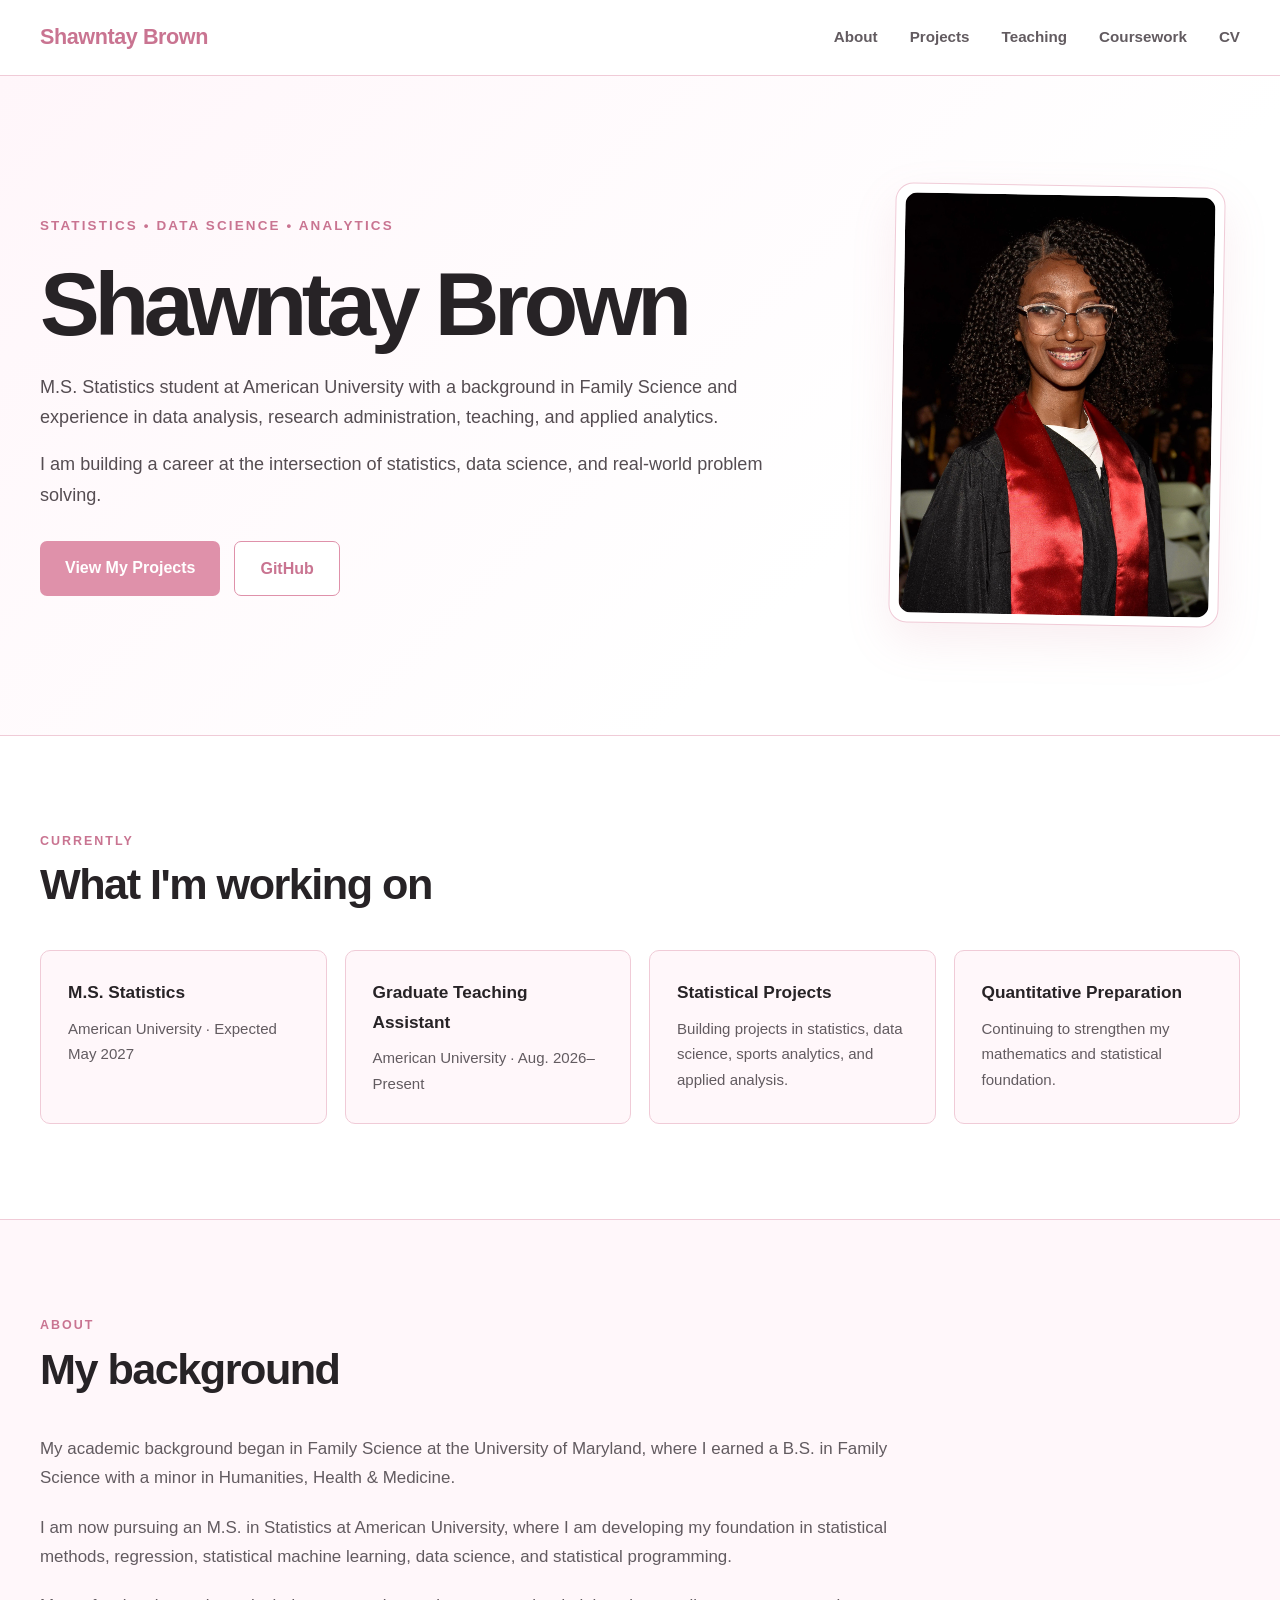
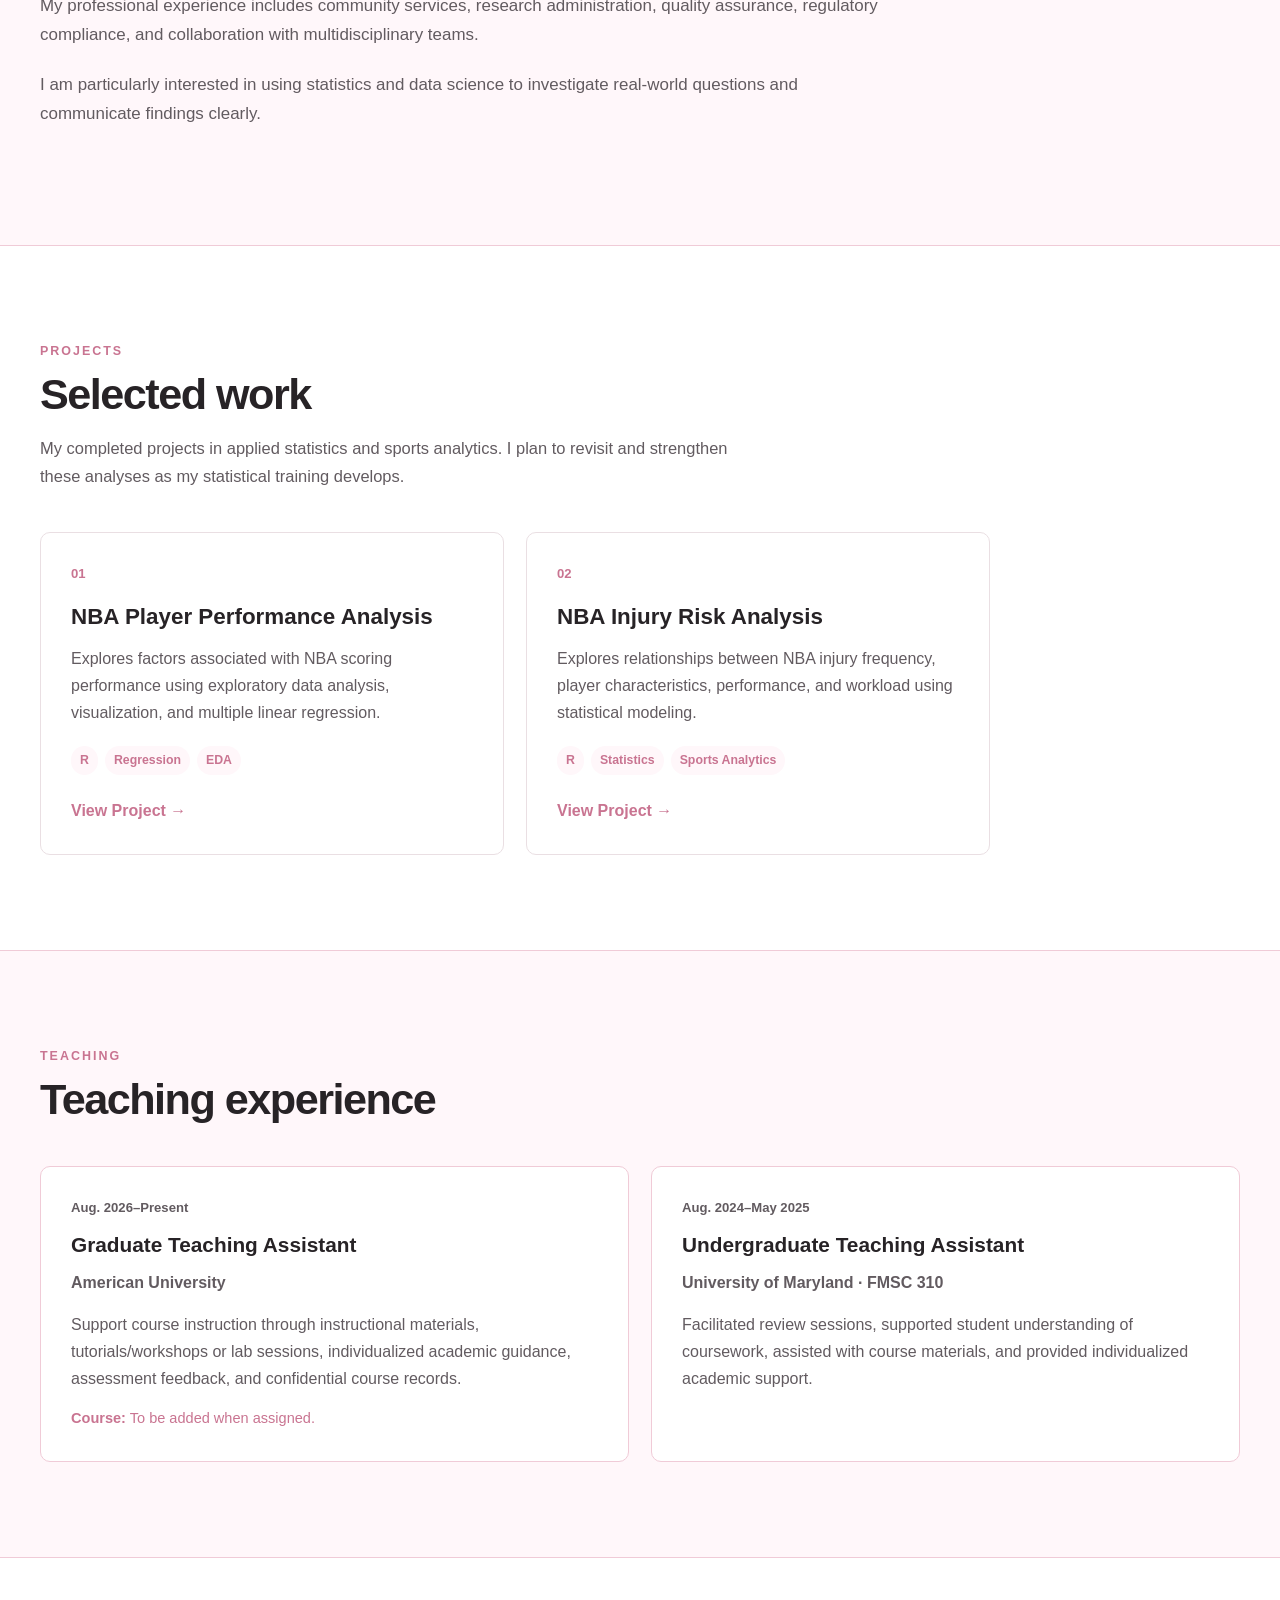
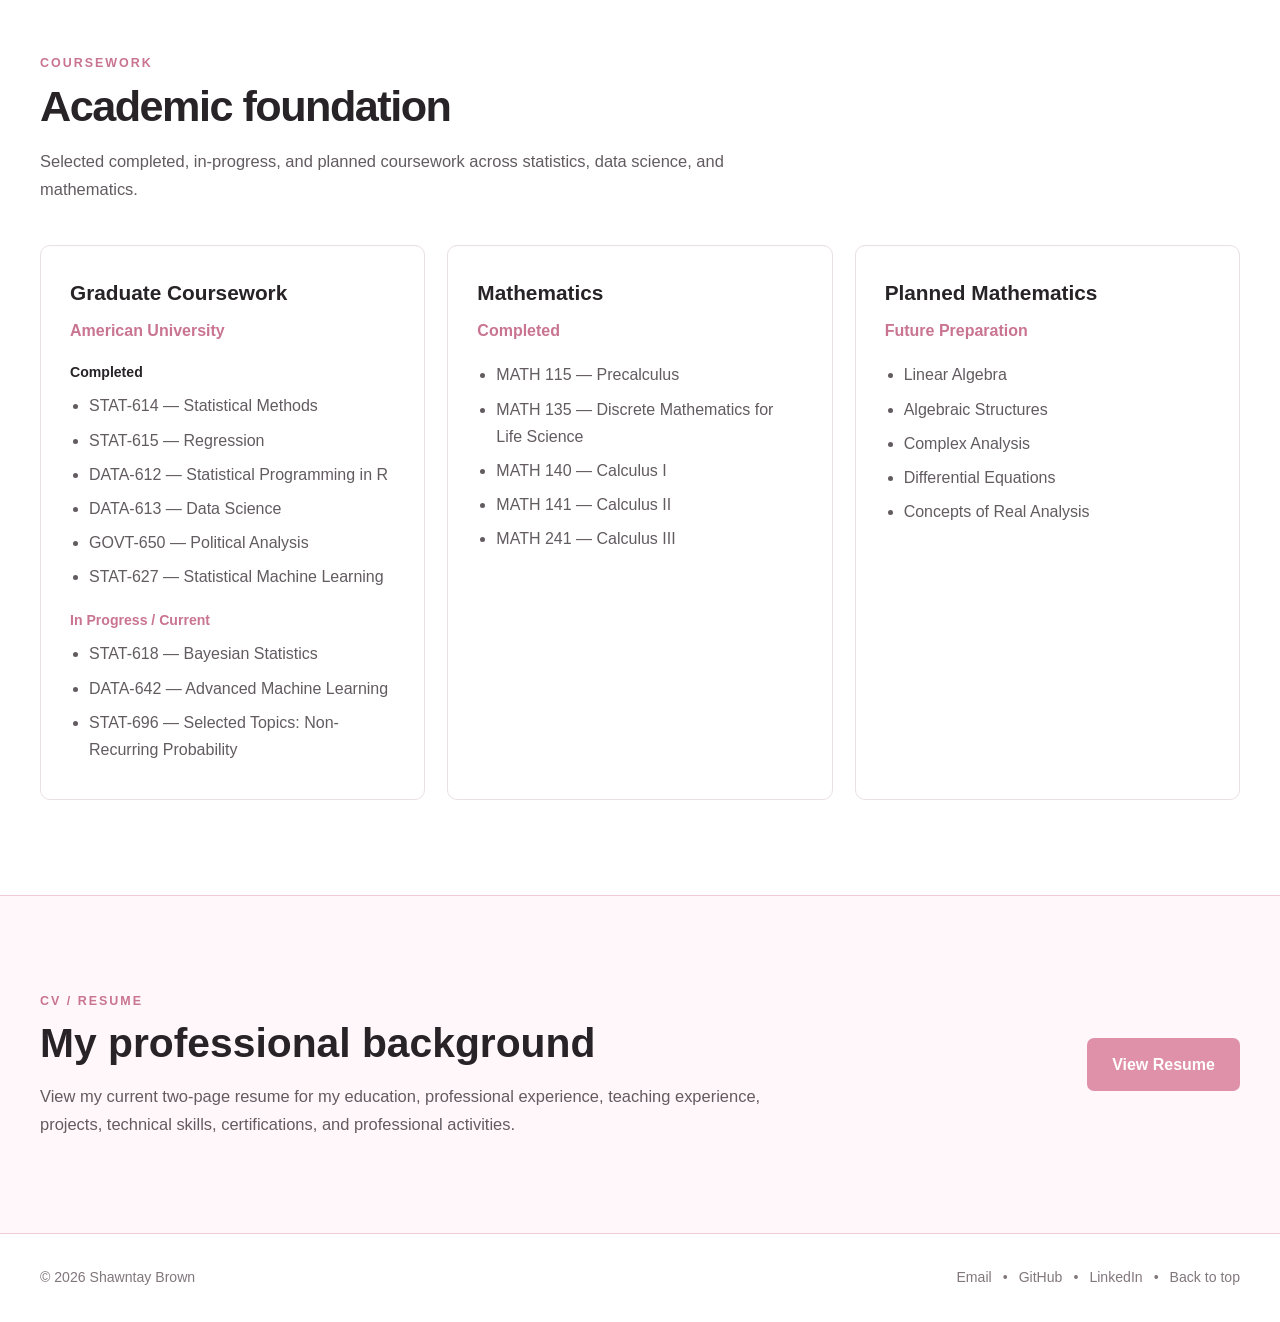
<file: index.html>
<!DOCTYPE html>
<html lang="en">

<head>
    <meta charset="UTF-8">

    <meta name="viewport"
          content="width=device-width, initial-scale=1.0">

    <meta name="description"
          content="Shawntay Brown — Statistics, data science, analytics, and professional portfolio.">

    <title>Shawntay Brown | Statistics & Data Science</title>

    <link rel="stylesheet" href="style.css">
</head>


<body>


<header class="site-header">

    <div class="nav-container">

        <a href="#home" class="site-name">
            Shawntay Brown
        </a>


        <nav class="navigation" aria-label="Main navigation">

            <a href="#about">
                About
            </a>

            <a href="#projects">
                Projects
            </a>

            <a href="#teaching">
                Teaching
            </a>

            <a href="#coursework">
                Coursework
            </a>

            <a href="#cv">
                CV
            </a>

        </nav>

    </div>

</header>



<main>


<!-- =========================
     HOME
========================= -->

<section id="home" class="hero">

    <div class="hero-content">


        <div class="hero-text">

            <p class="eyebrow">
                STATISTICS • DATA SCIENCE • ANALYTICS
            </p>


            <h1>
                Shawntay Brown
            </h1>


            <p class="hero-description">

                M.S. Statistics student at American University
                with a background in Family Science and experience
                in data analysis, research administration,
                teaching, and applied analytics.

            </p>


            <p class="hero-description">

                I am building a career at the intersection of
                statistics, data science, and real-world
                problem solving.

            </p>


            <div class="hero-buttons">

                <a href="#projects"
                   class="button button-primary">

                    View My Projects

                </a>


                <a href="https://github.com/shawnbrown2412"
                   class="button button-secondary"
                   target="_blank"
                   rel="noopener noreferrer">

                    GitHub

                </a>

            </div>

        </div>



        <div class="hero-photo">

            <img src="profile.jpg"
                 alt="Shawntay Brown at graduation">

        </div>


    </div>

</section>



<!-- =========================
     CURRENTLY
========================= -->

<section class="section">

    <div class="section-heading">

        <p class="section-label">
            CURRENTLY
        </p>


        <h2>
            What I'm working on
        </h2>

    </div>


    <div class="current-grid">


        <div class="current-card">

            <h3>
                M.S. Statistics
            </h3>

            <p>
                American University · Expected May 2027
            </p>

        </div>



        <div class="current-card">

            <h3>
                Graduate Teaching Assistant
            </h3>

            <p>
                American University · Aug. 2026–Present
            </p>

        </div>



        <div class="current-card">

            <h3>
                Statistical Projects
            </h3>

            <p>
                Building projects in statistics, data science,
                sports analytics, and applied analysis.
            </p>

        </div>



        <div class="current-card">

            <h3>
                Quantitative Preparation
            </h3>

            <p>
                Continuing to strengthen my mathematics and
                statistical foundation.
            </p>

        </div>


    </div>

</section>



<!-- =========================
     ABOUT
========================= -->

<section id="about"
         class="section section-pink">


    <div class="section-heading">

        <p class="section-label">
            ABOUT
        </p>


        <h2>
            My background
        </h2>

    </div>


    <div class="about-content">


        <p>

            My academic background began in Family Science
            at the University of Maryland, where I earned
            a B.S. in Family Science with a minor in
            Humanities, Health & Medicine.

        </p>


        <p>

            I am now pursuing an M.S. in Statistics at
            American University, where I am developing my
            foundation in statistical methods, regression,
            statistical machine learning, data science,
            and statistical programming.

        </p>


        <p>

            My professional experience includes community
            services, research administration, quality
            assurance, regulatory compliance, and
            collaboration with multidisciplinary teams.

        </p>


        <p>

            I am particularly interested in using statistics
            and data science to investigate real-world
            questions and communicate findings clearly.

        </p>


    </div>

</section>



<!-- =========================
     PROJECTS
========================= -->

<section id="projects"
         class="section">


    <div class="section-heading">

        <p class="section-label">
            PROJECTS
        </p>


        <h2>
            Selected work
        </h2>


        <p class="section-intro">

            My completed projects in applied statistics
            and sports analytics. I plan to revisit and
            strengthen these analyses as my statistical
            training develops.

        </p>

    </div>



    <div class="project-grid">


        <!-- PROJECT 1 -->

        <article class="project-card">

            <div class="project-number">
                01
            </div>


            <h3>
                NBA Player Performance Analysis
            </h3>


            <p>

                Explores factors associated with NBA scoring
                performance using exploratory data analysis,
                visualization, and multiple linear regression.

            </p>


            <div class="project-tags">

                <span>
                    R
                </span>

                <span>
                    Regression
                </span>

                <span>
                    EDA
                </span>

            </div>


            <a href="projects/nba-player-performance.html"
               class="project-link">

                View Project →

            </a>

        </article>



        <!-- PROJECT 2 -->

        <article class="project-card">

            <div class="project-number">
                02
            </div>


            <h3>
                NBA Injury Risk Analysis
            </h3>


            <p>

                Explores relationships between NBA injury
                frequency, player characteristics, performance,
                and workload using statistical modeling.

            </p>


            <div class="project-tags">

                <span>
                    R
                </span>

                <span>
                    Statistics
                </span>

                <span>
                    Sports Analytics
                </span>

            </div>


            <a href="projects/nba-injury-risk.html"
               class="project-link">

                View Project →

            </a>

        </article>


    </div>

</section>



<!-- =========================
     TEACHING
========================= -->

<section id="teaching"
         class="section section-pink">


    <div class="section-heading">

        <p class="section-label">
            TEACHING
        </p>


        <h2>
            Teaching experience
        </h2>

    </div>



    <div class="experience-grid">


        <!-- AMERICAN UNIVERSITY -->

        <div class="experience-card">

            <p class="experience-date">
                Aug. 2026–Present
            </p>


            <h3>
                Graduate Teaching Assistant
            </h3>


            <p class="institution">
                American University
            </p>


            <p>

                Support course instruction through instructional
                materials, tutorials/workshops or lab sessions,
                individualized academic guidance, assessment
                feedback, and confidential course records.

            </p>


            <p class="course-note">

                <strong>Course:</strong>
                To be added when assigned.

            </p>

        </div>



        <!-- UNIVERSITY OF MARYLAND -->

        <div class="experience-card">

            <p class="experience-date">
                Aug. 2024–May 2025
            </p>


            <h3>
                Undergraduate Teaching Assistant
            </h3>


            <p class="institution">
                University of Maryland · FMSC 310
            </p>


            <p>

                Facilitated review sessions, supported student
                understanding of coursework, assisted with
                course materials, and provided individualized
                academic support.

            </p>

        </div>


    </div>

</section>



<!-- =========================
     COURSEWORK
========================= -->

<section id="coursework"
         class="section">


    <div class="section-heading">

        <p class="section-label">
            COURSEWORK
        </p>


        <h2>
            Academic foundation
        </h2>


        <p class="section-intro">

            Selected completed, in-progress, and planned
            coursework across statistics, data science,
            and mathematics.

        </p>

    </div>



    <div class="coursework-grid">


        <!-- GRADUATE -->

        <div class="coursework-card">

            <h3>
                Graduate Coursework
            </h3>


            <p>
                American University
            </p>


            <h4>
                Completed
            </h4>


            <ul>

                <li>
                    STAT-614 — Statistical Methods
                </li>

                <li>
                    STAT-615 — Regression
                </li>

                <li>
                    DATA-612 — Statistical Programming in R
                </li>

                <li>
                    DATA-613 — Data Science
                </li>

                <li>
                    GOVT-650 — Political Analysis
                </li>

                <li>
                    STAT-627 — Statistical Machine Learning
                </li>

            </ul>


            <h4 class="course-status">
                In Progress / Current
            </h4>


            <ul>

                <li>
                    STAT-618 — Bayesian Statistics
                </li>

                <li>
                    DATA-642 — Advanced Machine Learning
                </li>

                <li>
                    STAT-696 — Selected Topics:
                    Non-Recurring Probability
                </li>

            </ul>

        </div>



        <!-- COMPLETED MATH -->

        <div class="coursework-card">

            <h3>
                Mathematics
            </h3>


            <p>
                Completed
            </p>


            <ul>

                <li>
                    MATH 115 — Precalculus
                </li>

                <li>
                    MATH 135 — Discrete Mathematics
                    for Life Science
                </li>

                <li>
                    MATH 140 — Calculus I
                </li>

                <li>
                    MATH 141 — Calculus II
                </li>

                <li>
                    MATH 241 — Calculus III
                </li>

            </ul>

        </div>



        <!-- PLANNED MATH -->

        <div class="coursework-card">

            <h3>
                Planned Mathematics
            </h3>


            <p>
                Future Preparation
            </p>


            <ul>

                <li>
                    Linear Algebra
                </li>

                <li>
                    Algebraic Structures
                </li>

                <li>
                    Complex Analysis
                </li>

                <li>
                    Differential Equations
                </li>

                <li>
                    Concepts of Real Analysis
                </li>

            </ul>

        </div>


    </div>

</section>



<!-- =========================
     RESUME
========================= -->

<section id="cv"
         class="cv-section">


    <div class="cv-content">


        <div>

            <p class="section-label">
                CV / RESUME
            </p>


            <h2>
                My professional background
            </h2>


            <p>

                View my current two-page resume for my
                education, professional experience, teaching
                experience, projects, technical skills,
                certifications, and professional activities.

            </p>

        </div>


        <div>

            <a href="Shawntay_Brown_GitHub_Resume.pdf"
               class="button button-primary"
               target="_blank"
               rel="noopener noreferrer">

                View Resume

            </a>

        </div>


    </div>

</section>


</main>



<!-- =========================
     FOOTER
========================= -->

<footer class="site-footer">

    <p>
        © 2026 Shawntay Brown
    </p>


    <div class="footer-links">

        <a href="mailto:shawn.brown2412@outlook.com">
            Email
        </a>

        <span>
            •
        </span>


        <a href="https://github.com/shawnbrown2412"
           target="_blank"
           rel="noopener noreferrer">

            GitHub

        </a>

        <span>
            •
        </span>


        <a href="https://www.linkedin.com/in/shawntaybrown/"
           target="_blank"
           rel="noopener noreferrer">

            LinkedIn

        </a>

        <span>
            •
        </span>


        <a href="#home">
            Back to top
        </a>

    </div>

</footer>


</body>

</html>
</file>
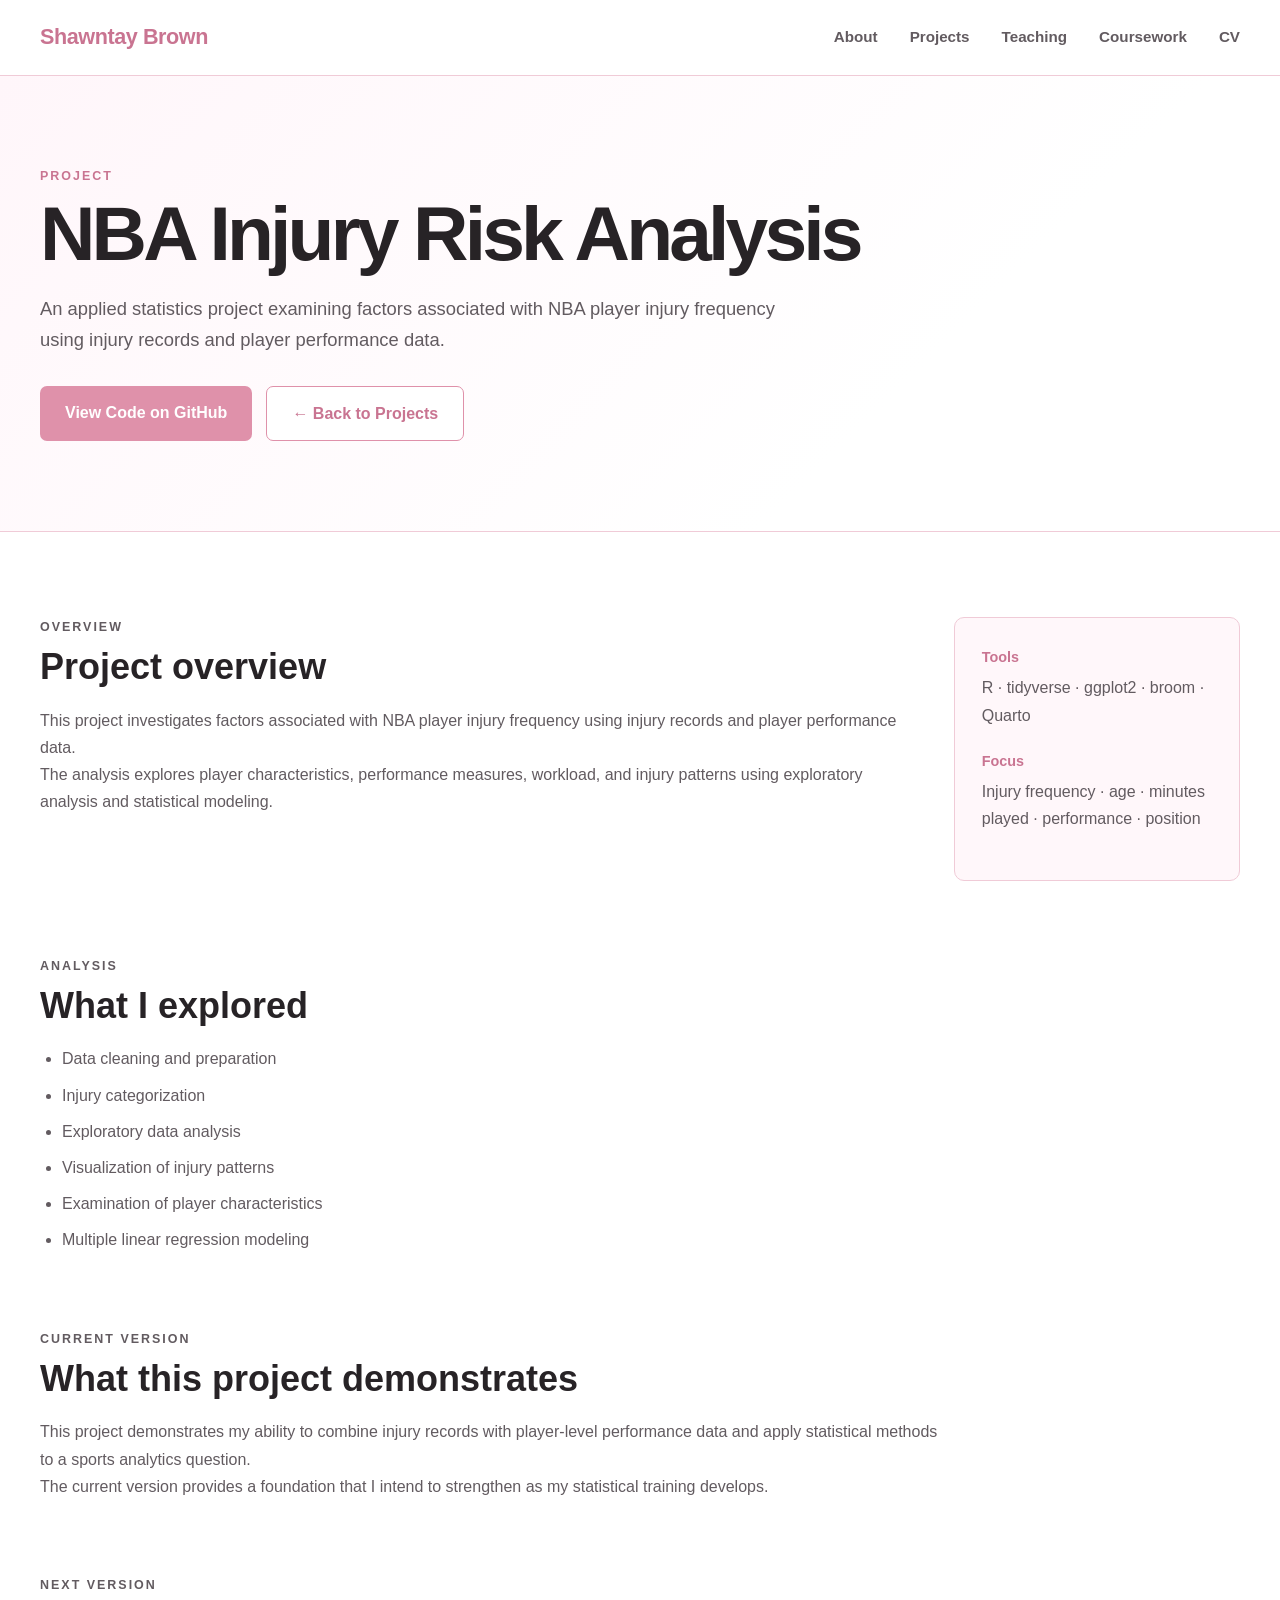
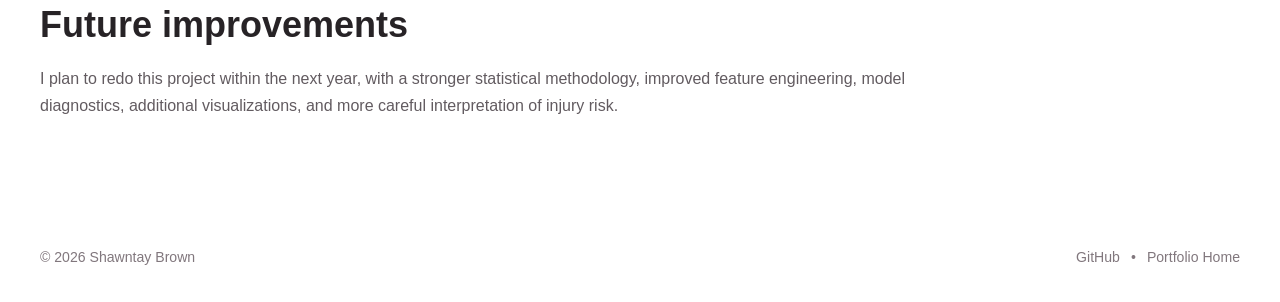
<file: projects/nba-injury-risk.html>
<!DOCTYPE html>
<html lang="en">

<head>

    <meta charset="UTF-8">

    <meta name="viewport"
          content="width=device-width, initial-scale=1.0">

    <title>
        NBA Injury Risk Analysis | Shawntay Brown
    </title>

    <link rel="stylesheet"
          href="../style.css">

</head>


<body>


<header class="site-header">

    <div class="nav-container">

        <a href="../index.html"
           class="site-name">

            Shawntay Brown

        </a>


        <nav class="navigation">

            <a href="../index.html#about">
                About
            </a>

            <a href="../index.html#projects">
                Projects
            </a>

            <a href="../index.html#teaching">
                Teaching
            </a>

            <a href="../index.html#coursework">
                Coursework
            </a>

            <a href="../index.html#cv">
                CV
            </a>

        </nav>

    </div>

</header>



<main>


<section class="project-hero">

    <div class="project-page-container">

        <p class="section-label">
            PROJECT
        </p>


        <h1>
            NBA Injury Risk Analysis
        </h1>


        <p class="project-page-lead">

            An applied statistics project examining factors
            associated with NBA player injury frequency using
            injury records and player performance data.

        </p>


        <div class="project-page-buttons">

            <a href="https://github.com/shawnbrown2412/nba-injury-risk-analysis"
               class="button button-primary"
               target="_blank"
               rel="noopener noreferrer">

                View Code on GitHub

            </a>


            <a href="../index.html#projects"
               class="button button-secondary">

                ← Back to Projects

            </a>

        </div>

    </div>

</section>



<section class="section project-detail">


    <div class="project-detail-grid">


        <div>

            <p class="section-label">
                OVERVIEW
            </p>


            <h2>
                Project overview
            </h2>


            <p>

                This project investigates factors associated
                with NBA player injury frequency using injury
                records and player performance data.

            </p>


            <p>

                The analysis explores player characteristics,
                performance measures, workload, and injury
                patterns using exploratory analysis and
                statistical modeling.

            </p>

        </div>



        <aside class="project-sidebar">

            <h3>
                Tools
            </h3>


            <p>
                R · tidyverse · ggplot2 · broom · Quarto
            </p>


            <h3>
                Focus
            </h3>


            <p>
                Injury frequency · age · minutes played ·
                performance · position
            </p>

        </aside>


    </div>



    <div class="detail-block">

        <p class="section-label">
            ANALYSIS
        </p>


        <h2>
            What I explored
        </h2>


        <ul>

            <li>
                Data cleaning and preparation
            </li>

            <li>
                Injury categorization
            </li>

            <li>
                Exploratory data analysis
            </li>

            <li>
                Visualization of injury patterns
            </li>

            <li>
                Examination of player characteristics
            </li>

            <li>
                Multiple linear regression modeling
            </li>

        </ul>

    </div>



    <div class="detail-block">

        <p class="section-label">
            CURRENT VERSION
        </p>


        <h2>
            What this project demonstrates
        </h2>


        <p>

            This project demonstrates my ability to combine
            injury records with player-level performance data
            and apply statistical methods to a sports analytics
            question.

        </p>


        <p>

            The current version provides a foundation that I
            intend to strengthen as my statistical training
            develops.

        </p>

    </div>



    <div class="detail-block">

        <p class="section-label">
            NEXT VERSION
        </p>


        <h2>
            Future improvements
        </h2>


        <p>

            I plan to redo this project within the next year,
            with a stronger statistical methodology, improved
            feature engineering, model diagnostics, additional
            visualizations, and more careful interpretation
            of injury risk.

        </p>

    </div>


</section>

</main>



<footer class="site-footer">

    <p>
        © 2026 Shawntay Brown
    </p>


    <div class="footer-links">

        <a href="https://github.com/shawnbrown2412"
           target="_blank"
           rel="noopener noreferrer">

            GitHub

        </a>


        <span>
            •
        </span>


        <a href="../index.html">
            Portfolio Home
        </a>

    </div>

</footer>


</body>

</html>
</file>
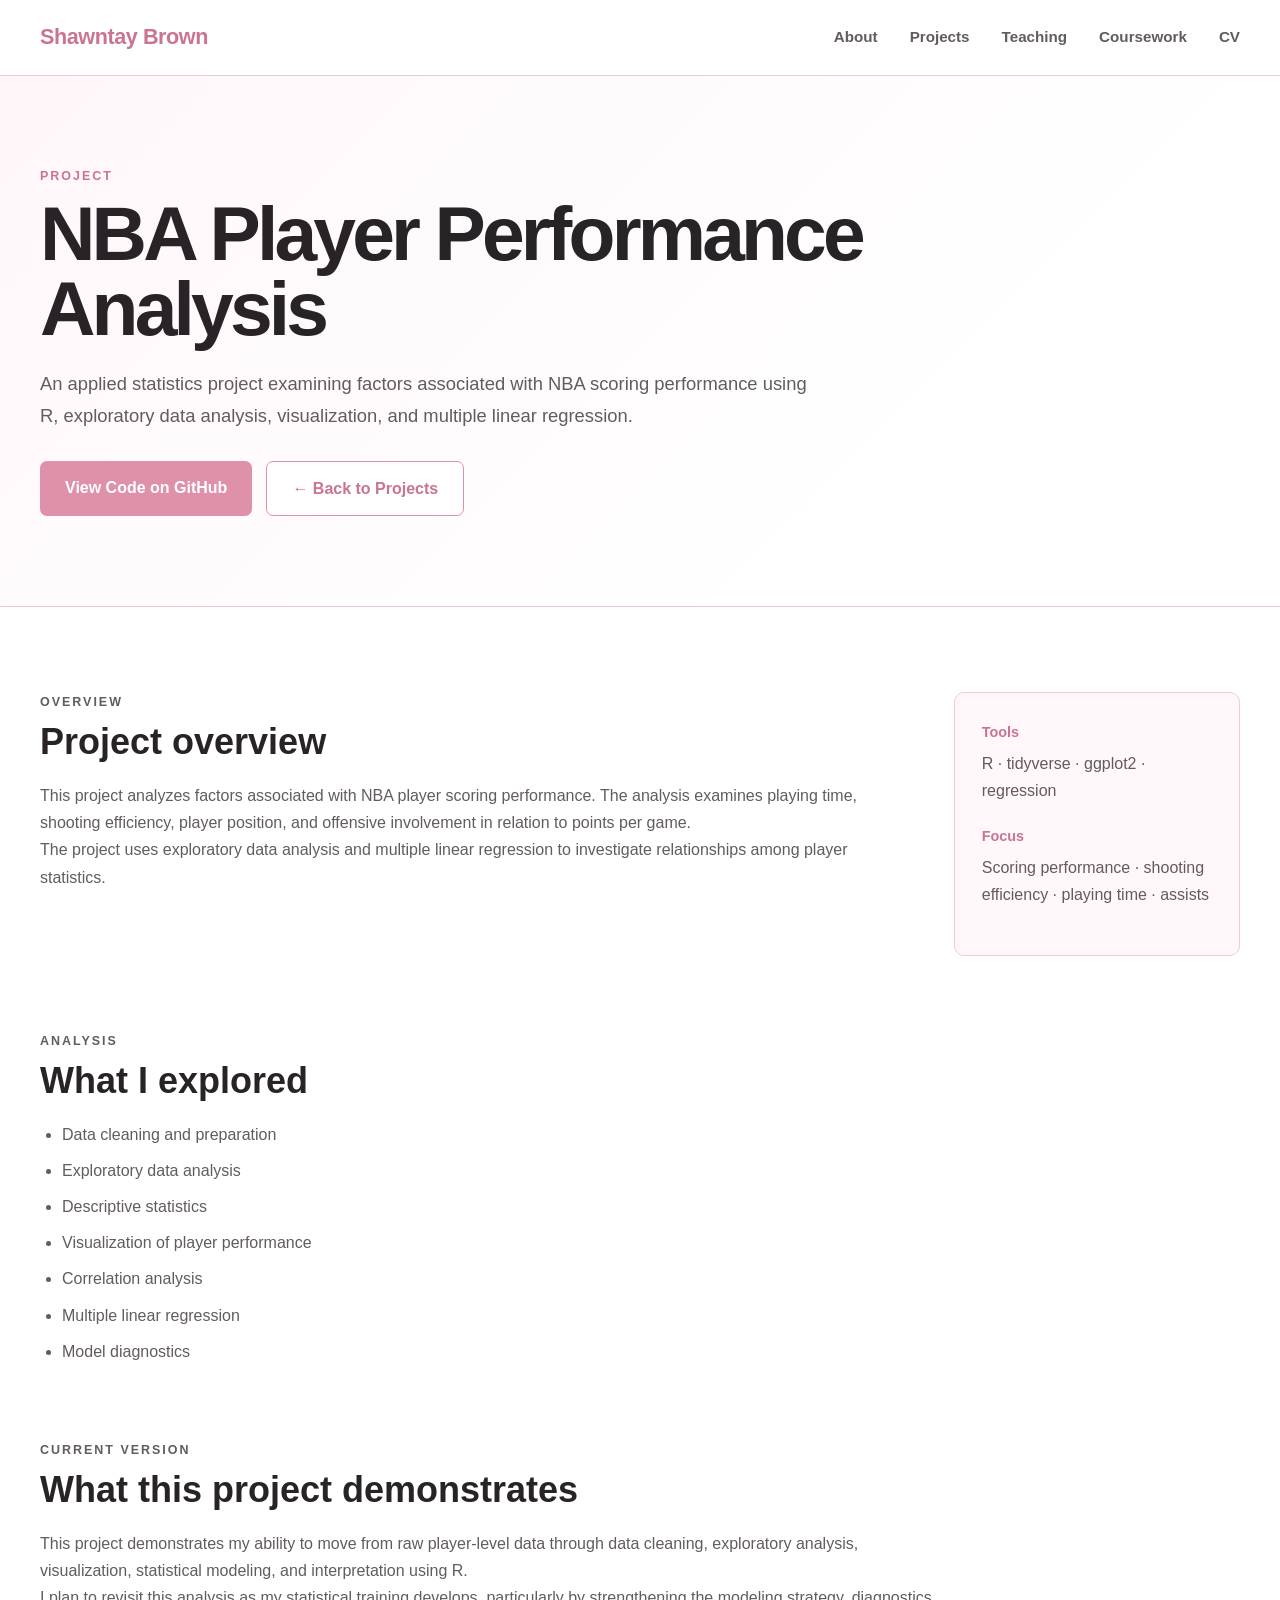
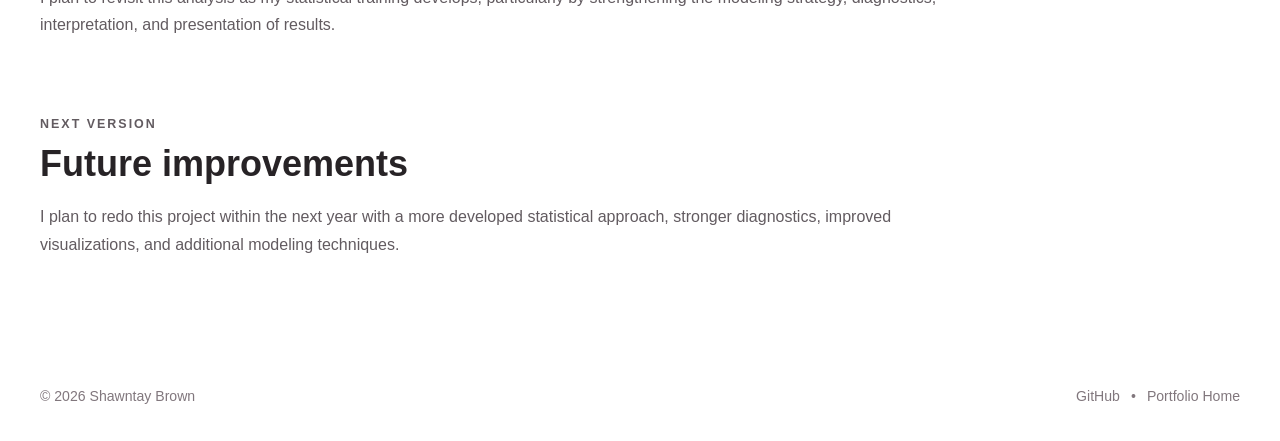
<file: projects/nba-player-performance.html>
<!DOCTYPE html>
<html lang="en">

<head>

    <meta charset="UTF-8">

    <meta name="viewport"
          content="width=device-width, initial-scale=1.0">

    <title>
        NBA Player Performance Analysis | Shawntay Brown
    </title>

    <link rel="stylesheet"
          href="../style.css">

</head>


<body>


<header class="site-header">

    <div class="nav-container">

        <a href="../index.html"
           class="site-name">

            Shawntay Brown

        </a>


        <nav class="navigation">

            <a href="../index.html#about">
                About
            </a>

            <a href="../index.html#projects">
                Projects
            </a>

            <a href="../index.html#teaching">
                Teaching
            </a>

            <a href="../index.html#coursework">
                Coursework
            </a>

            <a href="../index.html#cv">
                CV
            </a>

        </nav>

    </div>

</header>



<main>


<section class="project-hero">

    <div class="project-page-container">

        <p class="section-label">
            PROJECT
        </p>


        <h1>
            NBA Player Performance Analysis
        </h1>


        <p class="project-page-lead">

            An applied statistics project examining factors
            associated with NBA scoring performance using R,
            exploratory data analysis, visualization, and
            multiple linear regression.

        </p>


        <div class="project-page-buttons">

            <a href="https://github.com/shawnbrown2412/nba-player-performance-analysis"
               class="button button-primary"
               target="_blank"
               rel="noopener noreferrer">

                View Code on GitHub

            </a>


            <a href="../index.html#projects"
               class="button button-secondary">

                ← Back to Projects

            </a>

        </div>

    </div>

</section>



<section class="section project-detail">


    <div class="project-detail-grid">


        <div>

            <p class="section-label">
                OVERVIEW
            </p>


            <h2>
                Project overview
            </h2>


            <p>

                This project analyzes factors associated
                with NBA player scoring performance.

                The analysis examines playing time,
                shooting efficiency, player position,
                and offensive involvement in relation
                to points per game.

            </p>


            <p>

                The project uses exploratory data analysis
                and multiple linear regression to investigate
                relationships among player statistics.

            </p>

        </div>



        <aside class="project-sidebar">

            <h3>
                Tools
            </h3>


            <p>
                R · tidyverse · ggplot2 · regression
            </p>


            <h3>
                Focus
            </h3>


            <p>
                Scoring performance · shooting efficiency ·
                playing time · assists
            </p>

        </aside>


    </div>



    <div class="detail-block">

        <p class="section-label">
            ANALYSIS
        </p>


        <h2>
            What I explored
        </h2>


        <ul>

            <li>
                Data cleaning and preparation
            </li>

            <li>
                Exploratory data analysis
            </li>

            <li>
                Descriptive statistics
            </li>

            <li>
                Visualization of player performance
            </li>

            <li>
                Correlation analysis
            </li>

            <li>
                Multiple linear regression
            </li>

            <li>
                Model diagnostics
            </li>

        </ul>

    </div>



    <div class="detail-block">

        <p class="section-label">
            CURRENT VERSION
        </p>


        <h2>
            What this project demonstrates
        </h2>


        <p>

            This project demonstrates my ability to move
            from raw player-level data through data cleaning,
            exploratory analysis, visualization, statistical
            modeling, and interpretation using R.

        </p>


        <p>

            I plan to revisit this analysis as my statistical
            training develops, particularly by strengthening
            the modeling strategy, diagnostics, interpretation,
            and presentation of results.

        </p>

    </div>



    <div class="detail-block">

        <p class="section-label">
            NEXT VERSION
        </p>


        <h2>
            Future improvements
        </h2>


        <p>

            I plan to redo this project within the next year
            with a more developed statistical approach,
            stronger diagnostics, improved visualizations,
            and additional modeling techniques.

        </p>

    </div>


</section>

</main>



<footer class="site-footer">

    <p>
        © 2026 Shawntay Brown
    </p>


    <div class="footer-links">

        <a href="https://github.com/shawnbrown2412"
           target="_blank"
           rel="noopener noreferrer">

            GitHub

        </a>


        <span>
            •
        </span>


        <a href="../index.html">
            Portfolio Home
        </a>

    </div>

</footer>


</body>

</html>
</file>
<file: style.css>
/* =========================================
   SHAWNTAY BROWN PORTFOLIO
   LIGHT PINK / BABY PINK THEME
========================================= */


:root {

    --pink: #df91aa;

    --pink-dark: #c97491;

    --pink-soft: #fff7fa;

    --pink-light: #fffafd;

    --pink-border: #f0cbd7;

    --white: #ffffff;

    --text-dark: #272326;

    --text-medium: #625b60;

    --text-light: #81777d;

    --shadow: rgba(210, 120, 150, 0.13);

}


/* =========================================
   RESET
========================================= */

* {

    box-sizing: border-box;

    margin: 0;

    padding: 0;

}


html {

    scroll-behavior: smooth;

}


body {

    font-family:
        -apple-system,
        BlinkMacSystemFont,
        "Segoe UI",
        Roboto,
        Helvetica,
        Arial,
        sans-serif;

    color: var(--text-dark);

    background: var(--white);

    line-height: 1.7;

}


a {

    color: inherit;

    text-decoration: none;

}


/* =========================================
   NAVIGATION
========================================= */

.site-header {

    position: sticky;

    top: 0;

    z-index: 1000;

    background:
        rgba(255, 255, 255, 0.96);

    backdrop-filter: blur(10px);

    border-bottom:
        1px solid var(--pink-border);

}


.nav-container {

    max-width: 1320px;

    margin: 0 auto;

    padding: 19px 40px;

    display: flex;

    align-items: center;

    justify-content: space-between;

}


.site-name {

    color: var(--pink-dark);

    font-size: 1.35rem;

    font-weight: 750;

    letter-spacing: -0.02em;

}


.navigation {

    display: flex;

    align-items: center;

    gap: 32px;

}


.navigation a {

    color: var(--text-medium);

    font-size: 0.95rem;

    font-weight: 600;

    transition: color .2s ease;

}


.navigation a:hover {

    color: var(--pink-dark);

}


/* =========================================
   HERO
========================================= */

.hero {

    min-height: 660px;

    display: flex;

    align-items: center;

    background:
        linear-gradient(
            135deg,
            #fff6fa 0%,
            #ffffff 68%
        );

    border-bottom:
        1px solid var(--pink-border);

}


.hero-content {

    width: 100%;

    max-width: 1320px;

    margin: 0 auto;

    padding: 95px 40px;

    display: grid;

    grid-template-columns:
        minmax(0, 1.35fr)
        minmax(260px, .65fr);

    align-items: center;

    gap: 75px;

}


.hero-text {

    min-width: 0;

}


.eyebrow {

    margin-bottom: 25px;

    color: var(--pink-dark);

    font-size: .84rem;

    font-weight: 800;

    letter-spacing: .16em;

}


.hero h1 {

    margin-bottom: 25px;

    font-size:
        clamp(4rem, 7vw, 6.6rem);

    font-weight: 760;

    line-height: .94;

    letter-spacing: -.06em;

}


.hero-description {

    max-width: 760px;

    margin-bottom: 16px;

    color: #554d52;

    font-size: 1.13rem;

}


.hero-buttons {

    display: flex;

    gap: 14px;

    margin-top: 30px;

}


/* =========================================
   PHOTO
========================================= */

.hero-photo {

    justify-self: center;

    width: min(330px, 100%);

    aspect-ratio: 3 / 4;

    padding: 9px;

    background: var(--white);

    border: 1px solid var(--pink-border);

    border-radius: 18px;

    box-shadow:
        0 18px 45px var(--shadow);

    transform: rotate(1deg);

}


.hero-photo img {

    width: 100%;

    height: 100%;

    display: block;

    object-fit: cover;

    object-position: center top;

    border-radius: 12px;

}


/* =========================================
   BUTTONS
========================================= */

.button {

    display: inline-block;

    padding: 13px 25px;

    border-radius: 7px;

    font-weight: 700;

    transition:
        transform .2s ease,
        background .2s ease,
        border-color .2s ease;

}


.button:hover {

    transform:
        translateY(-2px);

}


.button-primary {

    color: var(--white);

    background:
        var(--pink);

}


.button-primary:hover {

    background:
        var(--pink-dark);

}


.button-secondary {

    color:
        var(--pink-dark);

    background:
        var(--white);

    border:
        1px solid var(--pink);

}


.button-secondary:hover {

    background:
        var(--pink-soft);

}


/* =========================================
   SECTIONS
========================================= */

.section {

    max-width: 1320px;

    margin: 0 auto;

    padding: 95px 40px;

}


.section-pink {

    max-width: none;

    padding-left:
        max(
            40px,
            calc((100% - 1240px) / 2)
        );

    padding-right:
        max(
            40px,
            calc((100% - 1240px) / 2)
        );

    background:
        var(--pink-soft);

    border-top:
        1px solid var(--pink-border);

    border-bottom:
        1px solid var(--pink-border);

}


.section-heading {

    margin-bottom: 42px;

}


.section-label {

    margin-bottom: 9px;

    color:
        var(--pink-dark);

    font-size: .78rem;

    font-weight: 800;

    letter-spacing: .16em;

}


.section-heading h2 {

    font-size: 2.7rem;

    font-weight: 720;

    line-height: 1.1;

    letter-spacing: -.035em;

}


.section-intro {

    max-width: 720px;

    margin-top: 16px;

    color:
        var(--text-medium);

    font-size: 1.03rem;

}


/* =========================================
   CURRENTLY
========================================= */

.current-grid {

    display: grid;

    grid-template-columns:
        repeat(4, minmax(0, 1fr));

    gap: 18px;

}


.current-card {

    padding: 27px;

    background:
        var(--pink-soft);

    border:
        1px solid var(--pink-border);

    border-radius: 10px;

}


.current-card h3 {

    margin-bottom: 8px;

    font-size: 1.08rem;

}


.current-card p {

    color:
        var(--text-medium);

    font-size: .94rem;

}


/* =========================================
   ABOUT
========================================= */

.about-content {

    max-width: 860px;

}


.about-content p {

    margin-bottom: 21px;

    color:
        var(--text-medium);

    font-size: 1.06rem;

}


/* =========================================
   PROJECTS
========================================= */

.project-grid {

    display: grid;

    grid-template-columns:
        repeat(2, minmax(0, 1fr));

    gap: 22px;

    max-width: 950px;

}


.project-card {

    padding: 30px;

    background:
        var(--white);

    border:
        1px solid #eadfe3;

    border-radius: 10px;

    transition:
        transform .2s ease,
        border-color .2s ease,
        box-shadow .2s ease;

}


.project-card:hover {

    transform:
        translateY(-4px);

    border-color:
        var(--pink);

    box-shadow:
        0 12px 30px var(--shadow);

}


.project-number {

    margin-bottom: 18px;

    color:
        var(--pink-dark);

    font-size: .82rem;

    font-weight: 800;

}


.project-card h3 {

    margin-bottom: 14px;

    font-size: 1.4rem;

    line-height: 1.2;

}


.project-card p {

    margin-bottom: 20px;

    color:
        var(--text-medium);

}


.project-tags {

    display: flex;

    flex-wrap: wrap;

    gap: 7px;

    margin-bottom: 22px;

}


.project-tags span {

    padding:
        4px 9px;

    color:
        var(--pink-dark);

    background:
        var(--pink-soft);

    border-radius:
        20px;

    font-size:
        .77rem;

    font-weight:
        700;

}


.project-link {

    color:
        var(--pink-dark);

    font-weight:
        700;

}


.project-link:hover {

    text-decoration:
        underline;

}


/* =========================================
   TEACHING
========================================= */

.experience-grid {

    display: grid;

    grid-template-columns:
        repeat(2, minmax(0, 1fr));

    gap: 22px;

}


.experience-card {

    padding: 30px;

    background:
        var(--white);

    border:
        1px solid var(--pink-border);

    border-radius:
        10px;

}


.experience-date {

    margin-bottom:
        8px;

    color:
        var(--pink-dark);

    font-size:
        .82rem;

    font-weight:
        800;

}


.experience-card h3 {

    margin-bottom:
        6px;

    font-size:
        1.3rem;

}


.institution {

    margin-bottom:
        15px;

    color:
        var(--pink-dark);

    font-weight:
        700;

}


.experience-card p {

    color:
        var(--text-medium);

}


.course-note {

    margin-top:
        14px;

    font-size:
        .91rem;

    color:
        var(--pink-dark) !important;

}


/* =========================================
   COURSEWORK
========================================= */

.coursework-grid {

    display: grid;

    grid-template-columns:
        repeat(3, minmax(0, 1fr));

    gap: 22px;

}


.coursework-card {

    padding:
        29px;

    background:
        var(--white);

    border:
        1px solid #eadfe3;

    border-radius:
        10px;

}


.coursework-card h3 {

    margin-bottom:
        7px;

    font-size:
        1.3rem;

}


.coursework-card > p {

    margin-bottom:
        17px;

    color:
        var(--pink-dark);

    font-weight:
        700;

}


.coursework-card h4 {

    margin-top:
        19px;

    margin-bottom:
        7px;

    font-size:
        .88rem;

}


.coursework-card h4:first-of-type {

    margin-top:
        0;

}


.course-status {

    color:
        var(--pink-dark);

}


.coursework-card ul {

    padding-left:
        19px;

    color:
        var(--text-medium);

}


.coursework-card li {

    margin-bottom:
        7px;

}


/* =========================================
   RESUME
========================================= */

.cv-section {

    padding:
        95px 40px;

    background:
        var(--pink-soft);

    border-top:
        1px solid var(--pink-border);

    border-bottom:
        1px solid var(--pink-border);

}


.cv-content {

    max-width:
        1240px;

    margin:
        0 auto;

    display:
        flex;

    align-items:
        center;

    justify-content:
        space-between;

    gap:
        45px;

}


.cv-content > div:first-child {

    max-width:
        760px;

}


.cv-content h2 {

    margin-bottom:
        16px;

    font-size:
        2.55rem;

    line-height:
        1.1;

}


.cv-content p:last-child {

    color:
        var(--text-medium);

    font-size:
        1.03rem;

}


/* =========================================
   FOOTER
========================================= */

.site-footer {

    max-width:
        1320px;

    margin:
        0 auto;

    padding:
        32px 40px;

    display:
        flex;

    align-items:
        center;

    justify-content:
        space-between;

    color:
        var(--text-light);

    font-size:
        .88rem;

}


.footer-links {

    display:
        flex;

    gap:
        11px;

}


.footer-links a:hover {

    color:
        var(--pink-dark);

}


/* =========================================
   PROJECT PAGES
========================================= */

.project-hero {

    background:
        linear-gradient(
            135deg,
            #fff6fa 0%,
            #ffffff 70%
        );

    border-bottom:
        1px solid var(--pink-border);

}


.project-page-container {

    max-width:
        1320px;

    margin:
        0 auto;

    padding:
        90px 40px;

}


.project-page-container h1 {

    max-width:
        950px;

    font-size:
        clamp(3rem, 6vw, 5.5rem);

    line-height:
        .98;

    letter-spacing:
        -.05em;

    margin-bottom:
        22px;

}


.project-page-lead {

    max-width:
        780px;

    color:
        var(--text-medium);

    font-size:
        1.15rem;

}


.project-page-buttons {

    display:
        flex;

    gap:
        14px;

    margin-top:
        30px;

}


.project-detail {

    padding-top:
        85px;

}


.project-detail-grid {

    display:
        grid;

    grid-template-columns:
        minmax(0, 1.5fr)
        minmax(240px, .5fr);

    gap:
        55px;

}


.project-detail h2,
.detail-block h2 {

    font-size:
        2.25rem;

    line-height:
        1.1;

    margin-bottom:
        20px;

}


.project-detail p,
.project-detail li {

    color:
        var(--text-medium);

}


.project-sidebar {

    padding:
        27px;

    height:
        fit-content;

    background:
        var(--pink-soft);

    border:
        1px solid var(--pink-border);

    border-radius:
        10px;

}


.project-sidebar h3 {

    color:
        var(--pink-dark);

    font-size:
        .9rem;

    margin-bottom:
        5px;

}


.project-sidebar p {

    margin-bottom:
        20px;

}


.detail-block {

    max-width:
        900px;

    margin-top:
        75px;

}


.detail-block ul {

    padding-left:
        22px;

}


.detail-block li {

    margin-bottom:
        9px;

}


/* =========================================
   RESPONSIVE
========================================= */

@media (max-width: 1050px) {

    .hero-content {

        grid-template-columns:
            1fr;

        gap:
            45px;

    }


    .hero-photo {

        justify-self:
            start;

        width:
            270px;

    }


    .current-grid {

        grid-template-columns:
            repeat(2, minmax(0, 1fr));

    }


    .coursework-grid {

        grid-template-columns:
            1fr;

    }

}


@media (max-width: 800px) {

    .project-detail-grid {

        grid-template-columns:
            1fr;

    }


    .project-page-container {

        padding:
            70px 22px;

    }


    .project-page-buttons {

        flex-direction:
            column;

        align-items:
            flex-start;

    }

}


@media (max-width: 700px) {

    .nav-container {

        padding:
            17px 22px;

        flex-direction:
            column;

        gap:
            13px;

    }


    .navigation {

        gap:
            15px;

        flex-wrap:
            wrap;

        justify-content:
            center;

    }


    .hero-content {

        padding:
            75px 22px;

    }


    .hero h1 {

        font-size:
            3.7rem;

    }


    .hero-description {

        font-size:
            1.03rem;

    }


    .hero-buttons {

        flex-direction:
            column;

        align-items:
            flex-start;

    }


    .hero-photo {

        width:
            min(280px, 100%);

    }


    .section {

        padding:
            72px 22px;

    }


    .section-pink {

        padding-left:
            22px;

        padding-right:
            22px;

    }


    .current-grid,
    .experience-grid,
    .project-grid {

        grid-template-columns:
            1fr;

    }


    .cv-section {

        padding:
            72px 22px;

    }


    .cv-content {

        flex-direction:
            column;

        align-items:
            flex-start;

    }


    .site-footer {

        padding:
            28px 22px;

        flex-direction:
            column;

        gap:
            13px;

        text-align:
            center;

    }


    .footer-links {

        flex-wrap:
            wrap;

        justify-content:
            center;

    }

}
</file>
